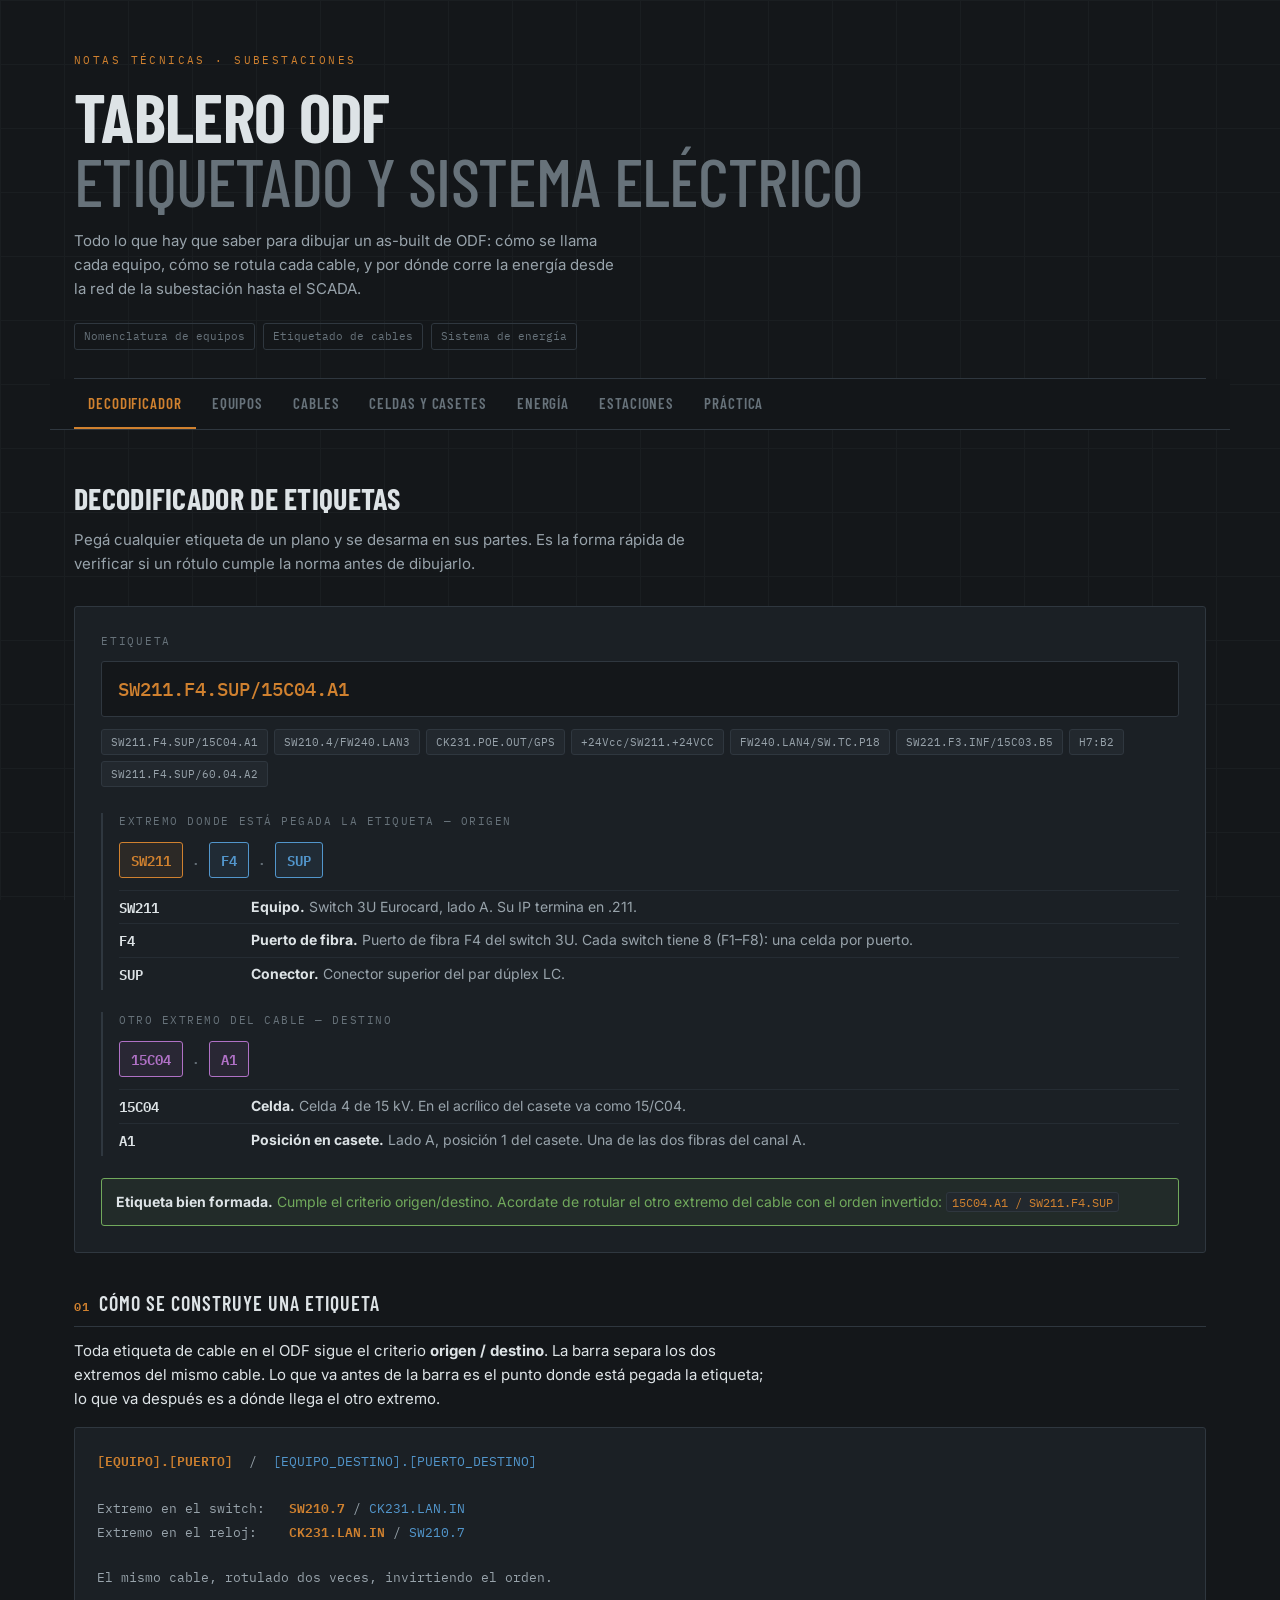
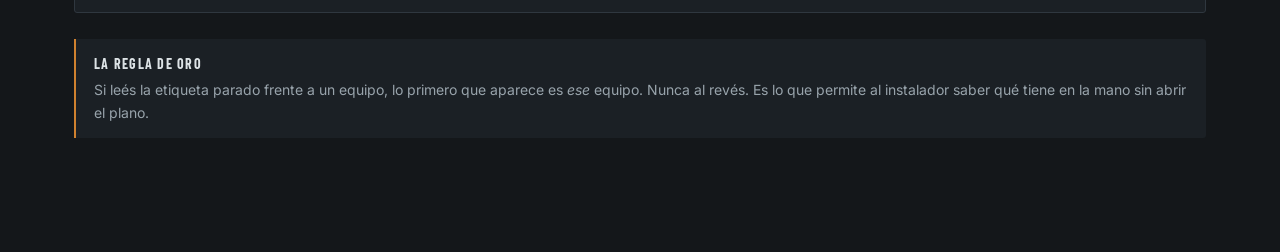
<file: index.html>
<!DOCTYPE html>
<html lang="es">
<head>
<meta charset="utf-8">
<meta name="viewport" content="width=device-width, initial-scale=1">
<meta name="description" content="Manual interactivo de diseño y etiquetado del Tablero ODF: nomenclatura de equipos, rotulado de cables y sistema de energía para subestaciones eléctricas.">
<title>ODF — Manual de diseño y etiquetado</title>
<link rel="preconnect" href="https://fonts.googleapis.com">
<link rel="preconnect" href="https://fonts.gstatic.com" crossorigin>
<link href="https://fonts.googleapis.com/css2?family=Barlow+Condensed:wght@500;600;700&family=IBM+Plex+Mono:wght@400;500;600&family=Inter:wght@400;500;600&display=swap" rel="stylesheet">
<link rel="stylesheet" href="style.css">
</head>
<body>
<div class="wrap">

<header>
  <div class="eyebrow">Notas técnicas · Subestaciones</div>
  <h1>Tablero ODF<br><span class="thin">Etiquetado y sistema eléctrico</span></h1>
  <p class="sub">Todo lo que hay que saber para dibujar un as-built de ODF: cómo se llama cada equipo, cómo se rotula cada cable, y por dónde corre la energía desde la red de la subestación hasta el SCADA.</p>
  <div class="meta">
    <span>Nomenclatura de equipos</span>
    <span>Etiquetado de cables</span>
    <span>Sistema de energía</span>
  </div>
</header>

<nav>
  <div class="navrow" id="nav"></div>
</nav>

<!-- ═══════════ DECODER ═══════════ -->
<section id="s-decoder" class="on">
  <h2>Decodificador de etiquetas</h2>
  <p class="lede">Pegá cualquier etiqueta de un plano y se desarma en sus partes. Es la forma rápida de verificar si un rótulo cumple la norma antes de dibujarlo.</p>

  <div class="decoder">
    <div class="dlabel">Etiqueta</div>
    <input id="dinput" spellcheck="false" autocomplete="off" value="SW211.F4.SUP/15C04.A1">
    <div class="samples" id="samples"></div>
    <div class="dout" id="dout"></div>
  </div>

  <h3><span class="n">01</span>Cómo se construye una etiqueta</h3>
  <p>Toda etiqueta de cable en el ODF sigue el criterio <b>origen / destino</b>. La barra separa los dos extremos del mismo cable. Lo que va antes de la barra es el punto donde está pegada la etiqueta; lo que va después es a dónde llega el otro extremo.</p>
  <pre class="flow"><b>[EQUIPO].[PUERTO]</b>  /  <i>[EQUIPO_DESTINO].[PUERTO_DESTINO]</i>

Extremo en el switch:   <b>SW210.7</b> / <i>CK231.LAN.IN</i>
Extremo en el reloj:    <b>CK231.LAN.IN</b> / <i>SW210.7</i>

El mismo cable, rotulado dos veces, invirtiendo el orden.</pre>
  <div class="note">
    <b>La regla de oro</b>
    Si leés la etiqueta parado frente a un equipo, lo primero que aparece es <em>ese</em> equipo. Nunca al revés. Es lo que permite al instalador saber qué tiene en la mano sin abrir el plano.
  </div>
</section>

<!-- ═══════════ EQUIPOS ═══════════ -->
<section id="s-equipos">
  <h2>Equipos</h2>
  <p class="lede">Cinco tipos de equipo activo viven dentro del ODF. Cada uno tiene un nombre fijo por norma: prefijo, número, y el código de estación.</p>

  <pre class="flow"><b>[TIPO][NÚMERO]</b>Es<i>[ESTACIÓN]</i>

<b>SW211</b>Es<i>xxxx</i>   →  Switch 3U con IP terminada en .211
<b>FW240</b>Es<i>xxxx</i>   →  Firewall de la estación
<b>CK231</b>Es<i>32</i>     →  Reloj GPS de la estación 32</pre>

  <div class="cards" id="eqcards"></div>

  <h3><span class="n">02</span>Por qué los switches 3U tienen esos números</h3>
  <p>El número del switch <b>no es arbitrario</b>: es el último octeto de su dirección IP en la red de la subestación. Por eso <code>SW211</code> tiene IP <code>x.x.x.211</code>. Y por eso el rango dice de qué lado del bastidor está.</p>
  <table>
    <thead><tr><th class="mono">Rango IP</th><th>Lado</th><th>Ejemplos reales en los proyectos</th></tr></thead>
    <tbody>
      <tr><td class="mono">.211 – .219</td><td>Lado A</td><td class="dim">SW211, SW212, SW214, SW219</td></tr>
      <tr><td class="mono">.221 – .230</td><td>Lado B</td><td class="dim">SW221, SW223, SW229, SW230</td></tr>
    </tbody>
  </table>
  <p>Un bastidor típico de un solo piso trae <code>SW211</code> (lado A, izquierda en vista frontal) y <code>SW221</code> (lado B, derecha). Vistos desde atrás izquierda y derecha se invierten.</p>

  <div class="note alert">
    <b>Errata frecuente en la documentación</b>
    Algunas especificaciones dan como ejemplo del Switch Central <code>SW240Esxxxx</code>, pero el formato base correcto es <code>SW210Esxxxx</code>. En los planos reales el Switch Central siempre aparece como <b>SW210</b>. El 240 corresponde al Firewall, no al switch central.
  </div>
</section>

<!-- ═══════════ CABLES ═══════════ -->
<section id="s-cables">
  <h2>Cables y patchcords</h2>
  <p class="lede">Tres familias de cable, tres reglas de rotulado. Todas comparten el mismo criterio origen/destino.</p>

  <h3><span class="n">03</span>Cables de alimentación</h3>
  <p>Llevan energía del distribuidor al equipo. Se rotulan en <b>ambos extremos</b> con el nombre del equipo y la tensión, separados por punto.</p>
  <table>
    <thead><tr><th class="mono">Extremo en el equipo</th><th class="mono">Extremo en el distribuidor</th><th>Qué alimenta</th></tr></thead>
    <tbody>
      <tr><td class="mono">FW240.+12VCC</td><td class="mono b">+12Vcc/FW240.+12VCC</td><td class="dim">Positivo del firewall</td></tr>
      <tr><td class="mono">FW240.-12VCC</td><td class="mono b">-12Vcc/FW240.-12VCC</td><td class="dim">Negativo del firewall</td></tr>
      <tr><td class="mono g">FW240.GND</td><td class="mono g">GND/FW240.GND</td><td class="dim">Tierra del firewall</td></tr>
      <tr><td class="mono">SW211.+24VCC</td><td class="mono b">+24Vcc/SW211.+24VCC</td><td class="dim">Positivo del switch 3U</td></tr>
      <tr><td class="mono">SW211.-24VCC</td><td class="mono b">-24Vcc/SW211.-24VCC</td><td class="dim">Negativo del switch 3U</td></tr>
      <tr><td class="mono g">SW211.GND</td><td class="mono g">GND/SW211.GND</td><td class="dim">Tierra del switch 3U</td></tr>
    </tbody>
  </table>
  <div class="note">
    <b>Único equipo a 12 V</b>
    El firewall FortiGate Rugged 30D corre a 12 Vcc. Todo lo demás — SW210, los switches 3U, el reloj — va a 24 Vcc. Es el error más fácil de cometer al copiar un plano de otra estación.
  </div>

  <h3><span class="n">04</span>Patchcords UTP (cobre, entre equipos activos)</h3>
  <p>Indican <b>equipo y puerto</b> en cada punta.</p>
  <pre class="flow">Extremo en el Switch Central:  <b>SW210.1X</b> / <i>FW240.P5</i>
Extremo en el Firewall:        <b>FW240.P5</b> / <i>SW210.1X</i></pre>
  <table>
    <thead><tr><th class="mono">Etiqueta en planos</th><th>Qué une</th></tr></thead>
    <tbody>
      <tr><td class="mono">SW210.4 / FW240.LAN3</td><td class="dim">Puerto 4 del switch central → LAN3 del firewall (red interna del ODF)</td></tr>
      <tr><td class="mono">SW210.7 / CK231.LAN.IN</td><td class="dim">Puerto 7 → entrada LAN del reloj GPS</td></tr>
      <tr><td class="mono">FW240.LAN4 / SW.TC.P18</td><td class="dim">LAN4 del firewall → puerto 18 del switch del Tablero TC (salida al SCADA)</td></tr>
      <tr><td class="mono">SW211.P1 / SW214.P2</td><td class="dim">Uplink entre dos switches 3U</td></tr>
      <tr><td class="mono">CK231.POE.OUT / GPS</td><td class="dim">Salida POE del reloj → antena GPS en el techo</td></tr>
    </tbody>
  </table>

  <h3><span class="n">05</span>Patchcords de fibra OM2 LC (casete ↔ switch 3U)</h3>
  <p>Mismo criterio, pero hay que agregar la <b>posición física</b> del conector para poder distinguir las dos fibras de cada canal.</p>
  <pre class="flow">Lado del casete:  <s>15C04.A1</s> / <b>SW211.F4.SUP</b>
Lado del switch:  <b>SW211.F4.SUP</b> / <s>15C04.A1</s>

En el switch:  <i>SUP</i> = conector superior   <i>INF</i> = conector inferior
En el casete:  <s>A1 A2</s> = lado A    <s>R3 R4</s> = reserva    <s>B5 B6</s> = lado B</pre>
  <table>
    <thead><tr><th class="mono">Posición</th><th>Dónde está</th><th>Uso</th></tr></thead>
    <tbody>
      <tr><td class="mono f">A1 / A2</td><td class="dim">Fila superior del casete, lado A</td><td class="dim">Par de fibras del canal A</td></tr>
      <tr><td class="mono">R3 / R4</td><td class="dim">Centro del casete</td><td class="dim">Reserva — no se conecta</td></tr>
      <tr><td class="mono f">B5 / B6</td><td class="dim">Fila inferior del casete, lado B</td><td class="dim">Par de fibras del canal B</td></tr>
      <tr><td class="mono b">SUP</td><td class="dim">Conector de arriba del puerto Fxx</td><td class="dim">Una fibra del par dúplex</td></tr>
      <tr><td class="mono b">INF</td><td class="dim">Conector de abajo del puerto Fxx</td><td class="dim">La otra fibra del par</td></tr>
    </tbody>
  </table>

  <h3><span class="n">06</span>Jumper de fibra</h3>
  <p>El jumper que va del casete a la celda lleva simplemente el <b>identificador de la celda</b>, igual que el acrílico del casete. Sin puertos ni lados — no hay ambigüedad posible porque une un solo casete con una sola celda.</p>
</section>

<!-- ═══════════ CELDAS ═══════════ -->
<section id="s-celdas">
  <h2>Celdas y casetes</h2>
  <p class="lede">Cada casete del ODF corresponde a una celda de media tensión del campo. Su identificador es tensión + número de celda.</p>

  <pre class="flow">Acrílico físico del casete:   <s>30/C01</s>     ← con barra
Etiqueta en patchcord:        <s>30C01</s>.A1   ← sin barra

<s>30/C01</s>  →  Celda 01 de 30 kV
<s>15/C04</s>  →  Celda 04 de 15 kV
<s>10/C04</s>  →  Celda 04 de 10 kV</pre>

  <div class="note alert">
    <b>Conflicto abierto — consultar con Agustin</b>
    Algunos planos nombran los cables de fibra como <code>15.04</code>, con punto. La norma de etiquetado dice que el casete se etiqueta <code>15/C04</code> y el patchcord <code>15C04</code>. Las dos formas conviven en distintos sets de planos. Antes de rehacer una hoja de bastidor conviene confirmar cuál rige en ese proyecto puntual.
  </div>

  <h3><span class="n">07</span>Cómo cablea un casete a un switch</h3>
  <p>Un casete agrupa varias celdas. Cada celda usa un puerto <code>Fxx</code> del switch 3U, y cada puerto son dos fibras: SUP e INF.</p>
  <table>
    <thead><tr><th class="mono">Etiqueta completa</th><th>Lectura</th></tr></thead>
    <tbody>
      <tr><td class="mono f">15C04.A1 / SW211.F4.INF</td><td class="dim">Primera fibra de la celda 15.04, lado A posición 1 → puerto F4 inferior del SW211</td></tr>
      <tr><td class="mono f">15C04.A2 / SW211.F4.SUP</td><td class="dim">Segunda fibra de la misma celda → puerto F4 superior del mismo switch</td></tr>
      <tr><td class="mono f">15C03.B5 / SW221.F3.INF</td><td class="dim">Celda 15.03 lado B → puerto F3 inferior del SW221 (el switch del lado B)</td></tr>
      <tr><td class="mono f">15C03.B6 / SW221.F3.SUP</td><td class="dim">Segunda fibra del mismo canal B</td></tr>
    </tbody>
  </table>
  <p>Los switches 3U tienen <b>8 puertos de fibra</b> (F1 a F8), o sea 8 celdas por switch. Si la estación tiene más celdas, se agrega otro switch 3U y se le da la IP siguiente.</p>
</section>

<!-- ═══════════ ENERGÍA ═══════════ -->
<section id="s-energia">
  <h2>Sistema de energía</h2>
  <p class="lede">Desde la red de la subestación hasta los bornes de cada equipo. Dos sistemas en paralelo: alterna para alimentar los conversores, continua para alimentar todo lo demás.</p>

  <pre class="flow"><i>RED DE LA SUBESTACIÓN</i>  220 Vac  /  110 Vdc
       │
       ▼
<i>PANEL SS.AA.AC  ·  SS.AA.CC</i>          externos al ODF
       │
       ▼
<b>BREAKER Q220</b>  40A                    protege la alterna del tablero
       │
       ▼
<b>CONVERSOR C24</b>  110/24V               ← acá nace la corriente continua
       │
       ▼
<b>BREAKER Q24</b>  10A                     protege el bus de continua
       │
       ▼
<u>BUS  +24VCC · -24VCC · GND</u>           bornera central del ODF
       │
       ├──▶ <b>SW210</b>   switch central, hub de toda la red
       ├──▶ <b>SW211</b>   switch 3U lado A  ──▶ <s>celdas por fibra</s>
       ├──▶ <b>SW221</b>   switch 3U lado B  ──▶ <s>celdas por fibra</s>
       ├──▶ <b>CK231</b>   reloj GPS         ──▶ antena en el techo (POE)
       └──▶ <b>FW240</b>   firewall  <i>(12 Vcc)</i> ──▶ Tablero TC ──▶ <i>SCADA</i></pre>

  <h3><span class="n">08</span>Buses del distribuidor</h3>
  <table>
    <thead><tr><th class="mono">Bus</th><th>Qué alimenta</th><th>Acrílico</th></tr></thead>
    <tbody>
      <tr><td class="mono">220VAC / 230Vac</td><td class="dim">Conversor C24 y el PDU</td><td class="mono">230Vac</td></tr>
      <tr><td class="mono">+24VCC</td><td class="dim">SW210, SW211, SW221, CK231 y todos los switches 3U</td><td class="mono">+24VCC</td></tr>
      <tr><td class="mono b">-24VCC</td><td class="dim">Retorno de todos los equipos a 24 V</td><td class="mono">- 24VCC</td></tr>
      <tr><td class="mono">+12VCC</td><td class="dim">Solo el firewall FW240</td><td class="mono">+12VCC</td></tr>
      <tr><td class="mono b">-12VCC</td><td class="dim">Retorno del firewall</td><td class="mono">- 12VCC</td></tr>
      <tr><td class="mono g">GND</td><td class="dim">Tierra de todos los equipos</td><td class="mono">GND</td></tr>
    </tbody>
  </table>

  <h3><span class="n">09</span>Protecciones</h3>
  <table>
    <thead><tr><th class="mono">Breaker</th><th>Protege</th><th>Aparece en</th></tr></thead>
    <tbody>
      <tr><td class="mono">Q220</td><td class="dim">Entrada de alterna 220 Vac al tablero — 40 A</td><td class="dim">Hoja de auxiliares</td></tr>
      <tr><td class="mono">Q24</td><td class="dim">Bus de continua 24 Vcc — 10 A</td><td class="dim">Hoja de cableado</td></tr>
      <tr><td class="mono">QA24</td><td class="dim">Entrada del conversor A</td><td class="dim">Bifilar CC</td></tr>
      <tr><td class="mono">QB24</td><td class="dim">Entrada del conversor B (solo si hay redundancia)</td><td class="dim">Bifilar CC — configuración redundante</td></tr>
    </tbody>
  </table>

  <h3><span class="n">10</span>La señal TL.CC.ALO</h3>
  <p>No es fibra ni Ethernet: es un circuito de <b>telealimentación de corriente continua</b> que sale del ODF hacia el campo.</p>
  <pre class="flow"><b>TL</b>   Telealimentación
<b>CC</b>   Corriente Continua
<b>ALO</b>  nombre del circuito de alimentación local
<b>FA24</b> Feed A, 24 Vcc
<b>FB24</b> Feed B, 24 Vcc — solo donde hay conversor redundante</pre>
  <p>Es fácil que estos cables terminen con una referencia cruzada rota (por ejemplo <code>H7:B2</code>) cuando se adapta un plano maestro más grande a un set más chico: la hoja referenciada puede no existir o no contener ese circuito en el set nuevo. Hay que verificarlo siempre.</p>
</section>

<!-- ═══════════ ESTACIONES ═══════════ -->
<section id="s-estaciones">
  <h2>Configuraciones típicas</h2>
  <p class="lede">Un mismo diseño de ODF se adapta a estaciones distintas. Conocer qué suele variar evita arrastrar errores al reutilizar un plano de otra estación como base.</p>

  <table>
    <thead><tr><th>Característica</th><th class="mono">Configuración simple</th><th class="mono">Configuración redundante</th></tr></thead>
    <tbody>
      <tr><td class="dim">Tensión de campo</td><td class="mono">una sola (p. ej. 10 kV)</td><td class="mono">puede combinar niveles (p. ej. 15 kV)</td></tr>
      <tr><td class="dim">Conversores CC</td><td class="mono">1 × C24</td><td class="mono">2 × C24A + C24B</td></tr>
      <tr><td class="dim">Breakers CC</td><td class="mono">QA24</td><td class="mono">QA24 + QB24</td></tr>
      <tr><td class="dim">Switches 3U</td><td class="mono">2 (uno por lado)</td><td class="mono">varios pares, según cantidad de celdas</td></tr>
      <tr><td class="dim">Bastidores</td><td class="mono">1 (ODF de pared)</td><td class="mono">varios (ODF de piso)</td></tr>
      <tr><td class="dim">Telealimentación</td><td class="mono">FA24</td><td class="mono">FA24 + FB24</td></tr>
    </tbody>
  </table>

  <div class="note">
    <b>De dónde vienen los errores</b>
    Cuando se adapta un plano maestro más grande y redundante a una estación más chica y simple, suelen sobrar hojas, sobrar conversores y sobrar referencias cruzadas que apuntan a hojas que ya no están en el set nuevo. Conviene barrer todo eso antes de dar el plano por terminado.
  </div>

  <h3><span class="n">11</span>ODF de piso vs ODF de pared</h3>
  <p>En el <b>ODF de piso</b> los bastidores van apilados en pisos horizontales. En el <b>ODF de pared</b> —un gabinete típico de 600×300×1400— los bastidores van en vertical. La diferencia importa porque cambia cómo se dibujan las vistas frontal y posterior.</p>
  <p>Un ODF de pared con un <b>único bastidor</b> suele traer un solo par de switches (211 y 221). Visto de atrás la disposición se espeja: el que estaba a la derecha en vista frontal pasa a la izquierda.</p>
</section>

<!-- ═══════════ QUIZ ═══════════ -->
<section id="s-quiz">
  <h2>Práctica</h2>
  <p class="lede">Doce preguntas sobre lo que más se equivoca al dibujar estos planos. Sin trampa: si fallás, te dice por qué.</p>

  <div class="quizbar">
    <span>Progreso <strong id="qprog">0 / 12</strong></span>
    <span>Correctas <strong id="qscore">0</strong></span>
  </div>
  <div id="qzone"></div>
</section>

</div>

<script src="script.js" defer></script>
</body>
</html>
</file>
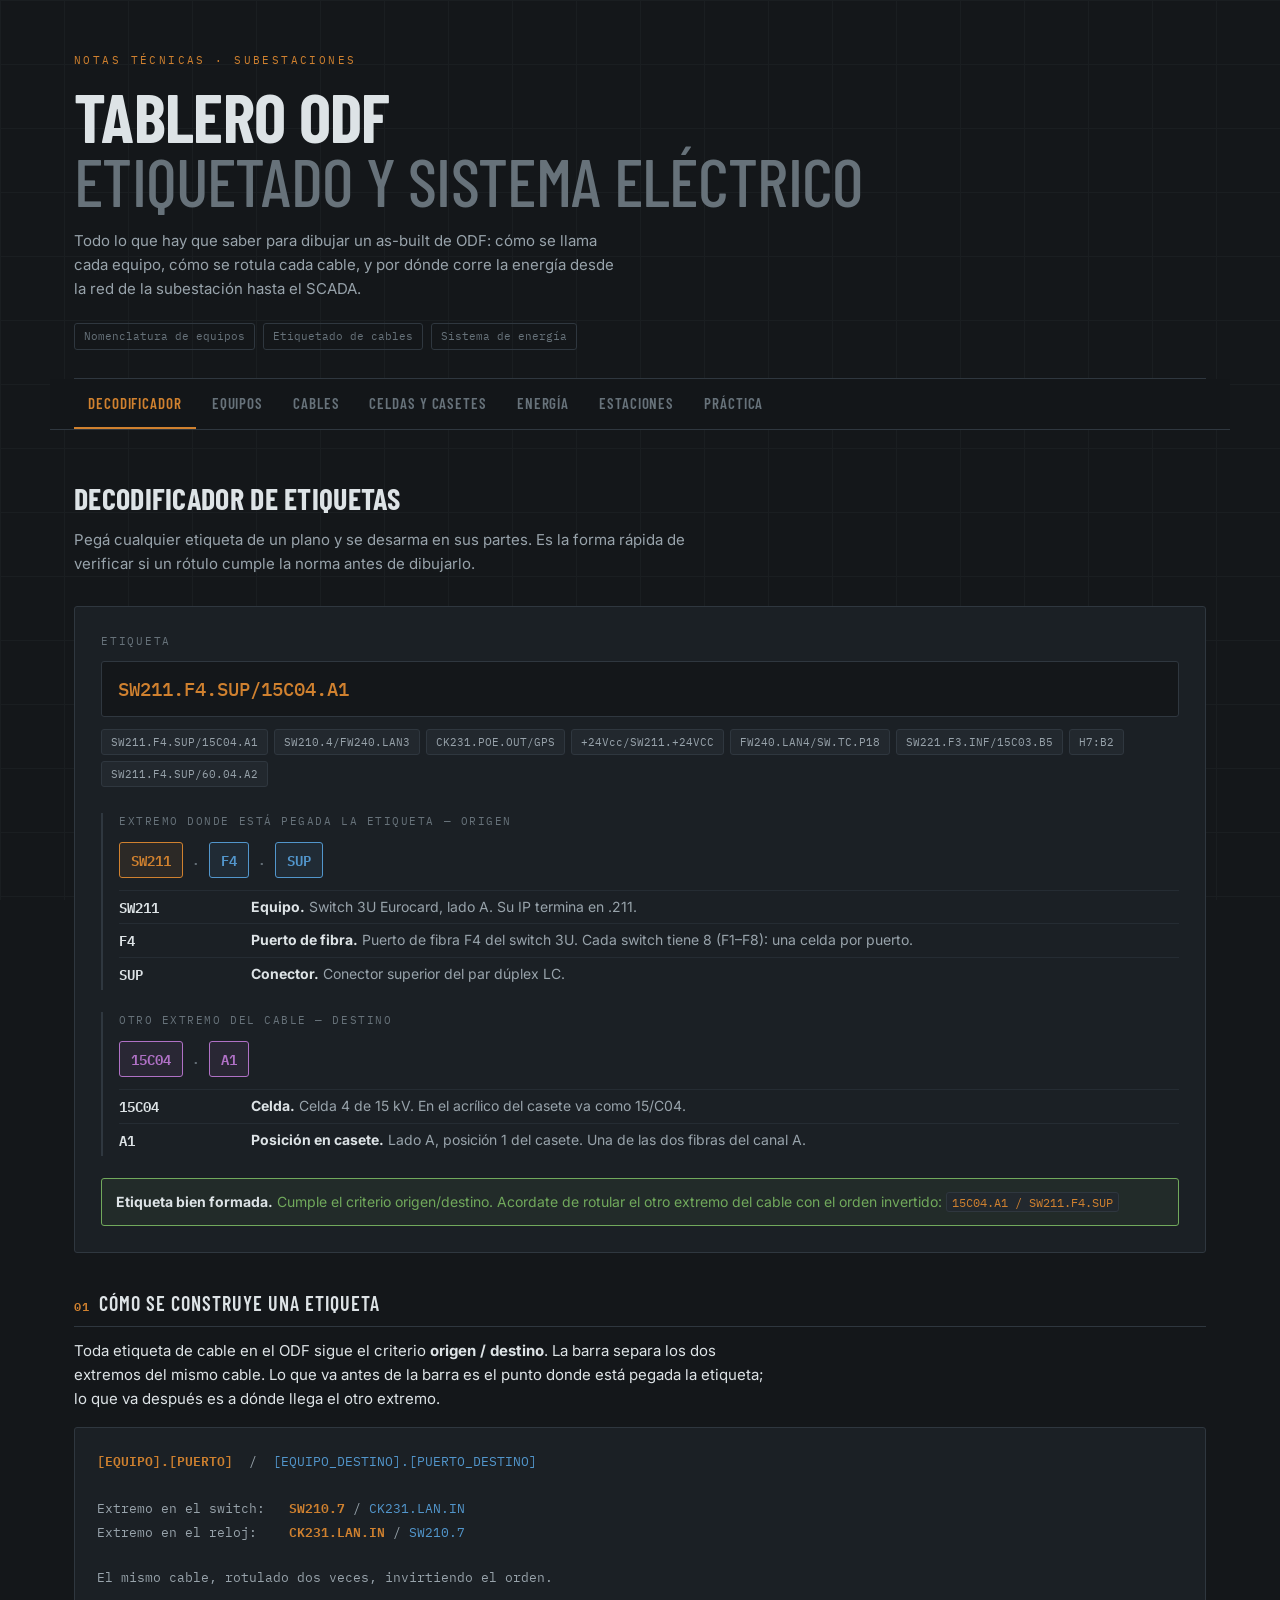
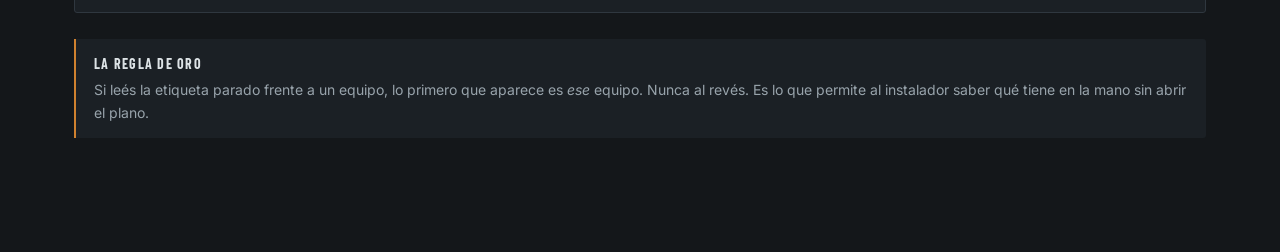
<file: ODF_Manual_Interactivo.html>
<!DOCTYPE html>
<html lang="es">
<head>
<meta charset="utf-8">
<meta name="viewport" content="width=device-width, initial-scale=1">
<title>ODF — Manual de diseño y etiquetado</title>
<link rel="preconnect" href="https://fonts.googleapis.com">
<link rel="preconnect" href="https://fonts.gstatic.com" crossorigin>
<link href="https://fonts.googleapis.com/css2?family=Barlow+Condensed:wght@500;600;700&family=IBM+Plex+Mono:wght@400;500;600&family=Inter:wght@400;500;600&display=swap" rel="stylesheet">
<style>
:root{
  --ground:#14171a;
  --panel:#1b2025;
  --panel-2:#22282e;
  --line:#2f373f;
  --line-soft:#252c33;
  --ink:#dde3e6;
  --ink-dim:#98a3ab;
  --ink-faint:#67727a;
  --copper:#d0812f;      /* +  / fase / equipos */
  --signal:#5296cc;      /* -  / datos / puertos */
  --earth:#71a95c;       /* GND / tierra */
  --fiber:#b071c6;       /* fibra / celdas */
  --warn:#d4574a;
  --radius:3px;
}
*{box-sizing:border-box;margin:0;padding:0}
html{scroll-behavior:smooth}
body{
  background:var(--ground);
  color:var(--ink);
  font-family:'Inter',system-ui,sans-serif;
  font-size:15px;
  line-height:1.6;
  -webkit-font-smoothing:antialiased;
}
/* faint drafting grid, like the sheet itself */
body::before{
  content:"";position:fixed;inset:0;pointer-events:none;z-index:0;
  background-image:
    linear-gradient(var(--line-soft) 1px,transparent 1px),
    linear-gradient(90deg,var(--line-soft) 1px,transparent 1px);
  background-size:64px 64px;
  opacity:.35;
}
.wrap{position:relative;z-index:1;max-width:1180px;margin:0 auto;padding:0 24px 96px}

/* ── header ─────────────────────────────── */
header{padding:52px 0 28px;border-bottom:1px solid var(--line)}
.eyebrow{
  font-family:'IBM Plex Mono',monospace;font-size:11px;letter-spacing:.22em;
  text-transform:uppercase;color:var(--copper);margin-bottom:14px;
}
h1{
  font-family:'Barlow Condensed',sans-serif;font-weight:700;
  font-size:clamp(38px,6vw,68px);line-height:.95;letter-spacing:-.01em;
  text-transform:uppercase;
}
h1 .thin{color:var(--ink-faint);font-weight:500}
.sub{color:var(--ink-dim);margin-top:16px;max-width:60ch;font-size:15px}
.meta{
  display:flex;flex-wrap:wrap;gap:8px;margin-top:22px;
  font-family:'IBM Plex Mono',monospace;font-size:11px;
}
.meta span{
  border:1px solid var(--line);padding:4px 9px;border-radius:var(--radius);
  color:var(--ink-faint);
}

/* ── nav ────────────────────────────────── */
nav{
  position:sticky;top:0;z-index:20;background:rgba(20,23,26,.94);
  backdrop-filter:blur(8px);border-bottom:1px solid var(--line);
  margin:0 -24px;padding:0 24px;
}
.navrow{display:flex;gap:2px;overflow-x:auto;max-width:1180px;margin:0 auto;scrollbar-width:thin}
.navrow button{
  background:none;border:none;border-bottom:2px solid transparent;
  color:var(--ink-faint);cursor:pointer;white-space:nowrap;
  font-family:'Barlow Condensed',sans-serif;font-weight:600;
  font-size:15px;letter-spacing:.06em;text-transform:uppercase;
  padding:15px 14px;transition:color .15s,border-color .15s;
}
.navrow button:hover{color:var(--ink)}
.navrow button.on{color:var(--copper);border-bottom-color:var(--copper)}
.navrow button:focus-visible{outline:2px solid var(--signal);outline-offset:-2px}

section{display:none;padding-top:44px}
section.on{display:block;animation:fade .28s ease}
@keyframes fade{from{opacity:0;transform:translateY(6px)}to{opacity:1;transform:none}}

h2{
  font-family:'Barlow Condensed',sans-serif;font-weight:700;
  font-size:30px;text-transform:uppercase;letter-spacing:.01em;margin-bottom:6px;
}
.lede{color:var(--ink-dim);max-width:70ch;margin-bottom:30px}
h3{
  font-family:'Barlow Condensed',sans-serif;font-weight:600;font-size:20px;
  text-transform:uppercase;letter-spacing:.05em;
  margin:34px 0 12px;padding-bottom:7px;border-bottom:1px solid var(--line);
}
h3 .n{color:var(--copper);font-family:'IBM Plex Mono',monospace;font-size:12px;margin-right:9px}
p{margin-bottom:12px;max-width:78ch}
code{
  font-family:'IBM Plex Mono',monospace;font-size:.88em;
  background:var(--panel-2);border:1px solid var(--line);
  padding:1px 5px;border-radius:var(--radius);color:var(--copper);
}

/* ── decoder (signature) ────────────────── */
.decoder{
  background:var(--panel);border:1px solid var(--line);border-radius:var(--radius);
  padding:26px;margin-bottom:26px;
}
.dlabel{
  font-family:'IBM Plex Mono',monospace;font-size:11px;letter-spacing:.16em;
  text-transform:uppercase;color:var(--ink-faint);margin-bottom:10px;
}
#dinput{
  width:100%;background:var(--ground);border:1px solid var(--line);
  border-radius:var(--radius);color:var(--copper);
  font-family:'IBM Plex Mono',monospace;font-size:19px;font-weight:500;
  padding:15px 16px;
}
#dinput:focus{outline:none;border-color:var(--copper)}
.samples{display:flex;flex-wrap:wrap;gap:6px;margin-top:12px}
.samples button{
  background:var(--panel-2);border:1px solid var(--line);border-radius:var(--radius);
  color:var(--ink-dim);cursor:pointer;
  font-family:'IBM Plex Mono',monospace;font-size:11px;padding:5px 9px;
}
.samples button:hover{border-color:var(--copper);color:var(--ink)}

.dout{margin-top:26px}
.endpoint{
  border-left:2px solid var(--line);padding-left:16px;margin-bottom:22px;
}
.ep-head{
  font-family:'IBM Plex Mono',monospace;font-size:11px;letter-spacing:.14em;
  text-transform:uppercase;color:var(--ink-faint);margin-bottom:11px;
}
.chips{display:flex;flex-wrap:wrap;gap:8px;margin-bottom:12px;align-items:center}
.chip{
  font-family:'IBM Plex Mono',monospace;font-size:14px;font-weight:600;
  padding:6px 11px;border-radius:var(--radius);border:1px solid;
}
.sep{color:var(--ink-faint);font-family:'IBM Plex Mono',monospace;font-size:16px}
.c-eq{color:var(--copper);border-color:var(--copper);background:rgba(208,129,47,.09)}
.c-port{color:var(--signal);border-color:var(--signal);background:rgba(82,150,204,.09)}
.c-pos{color:var(--fiber);border-color:var(--fiber);background:rgba(176,113,198,.09)}
.c-cell{color:var(--fiber);border-color:var(--fiber);background:rgba(176,113,198,.09)}
.c-pwr{color:var(--earth);border-color:var(--earth);background:rgba(113,169,92,.09)}
.c-ref{color:var(--warn);border-color:var(--warn);background:rgba(212,87,74,.09)}
.c-unk{color:var(--ink-faint);border-color:var(--line);background:var(--panel-2)}
.legend{list-style:none;font-size:14px}
.legend li{display:flex;gap:12px;padding:5px 0;border-top:1px solid var(--line-soft)}
.legend .k{
  font-family:'IBM Plex Mono',monospace;font-weight:600;min-width:120px;flex-shrink:0;
}
.legend .v{color:var(--ink-dim)}
.verdict{
  margin-top:16px;padding:12px 14px;border-radius:var(--radius);
  font-size:14px;border:1px solid;
}
.v-ok{border-color:var(--earth);background:rgba(113,169,92,.08);color:var(--earth)}
.v-bad{border-color:var(--warn);background:rgba(212,87,74,.08);color:var(--warn)}
.v-ok b,.v-bad b{color:var(--ink)}

/* ── tables ─────────────────────────────── */
table{width:100%;border-collapse:collapse;margin:14px 0 26px;font-size:14px}
th{
  font-family:'Barlow Condensed',sans-serif;font-weight:600;font-size:13px;
  letter-spacing:.1em;text-transform:uppercase;color:var(--ink-faint);
  text-align:left;padding:9px 12px;border-bottom:1px solid var(--line);
}
td{padding:10px 12px;border-bottom:1px solid var(--line-soft);vertical-align:top}
tbody tr:hover{background:var(--panel)}
td.mono,th.mono{font-family:'IBM Plex Mono',monospace;font-size:13px;font-weight:500;color:var(--copper);white-space:nowrap}
td.mono.b{color:var(--signal)}
td.mono.g{color:var(--earth)}
td.mono.f{color:var(--fiber)}
td.dim{color:var(--ink-dim)}

/* ── callouts ───────────────────────────── */
.note{
  border-left:2px solid var(--copper);background:var(--panel);
  padding:14px 18px;margin:18px 0;font-size:14px;color:var(--ink-dim);
  border-radius:0 var(--radius) var(--radius) 0;
}
.note b{color:var(--ink);display:block;margin-bottom:4px;
  font-family:'Barlow Condensed',sans-serif;font-size:14px;
  letter-spacing:.09em;text-transform:uppercase}
.alert{border-left-color:var(--warn)}
.alert b{color:var(--warn)}

/* ── ascii diagram ──────────────────────── */
pre.flow{
  background:var(--panel);border:1px solid var(--line);border-radius:var(--radius);
  padding:22px;overflow-x:auto;
  font-family:'IBM Plex Mono',monospace;font-size:13px;line-height:1.75;
  color:var(--ink-dim);margin:16px 0 26px;
}
pre.flow b{color:var(--copper);font-weight:600}
pre.flow i{color:var(--signal);font-style:normal}
pre.flow u{color:var(--earth);text-decoration:none}
pre.flow s{color:var(--fiber);text-decoration:none}

/* ── quiz ───────────────────────────────── */
.quizbar{
  display:flex;justify-content:space-between;align-items:center;
  border:1px solid var(--line);border-radius:var(--radius);
  padding:12px 16px;margin-bottom:20px;
  font-family:'IBM Plex Mono',monospace;font-size:12px;color:var(--ink-faint);
}
.quizbar strong{color:var(--copper);font-weight:600}
.qcard{
  background:var(--panel);border:1px solid var(--line);border-radius:var(--radius);
  padding:28px;
}
.qnum{
  font-family:'IBM Plex Mono',monospace;font-size:11px;letter-spacing:.16em;
  color:var(--ink-faint);text-transform:uppercase;margin-bottom:14px;
}
.qtext{
  font-family:'Barlow Condensed',sans-serif;font-weight:600;font-size:24px;
  line-height:1.25;margin-bottom:20px;
}
.qtext code{font-size:19px}
.opts{display:grid;gap:8px}
.opt{
  text-align:left;background:var(--panel-2);border:1px solid var(--line);
  border-radius:var(--radius);color:var(--ink);cursor:pointer;
  padding:12px 14px;font-family:'Inter',sans-serif;font-size:14px;
  transition:border-color .12s,background .12s;
}
.opt:hover:not(:disabled){border-color:var(--copper)}
.opt:disabled{cursor:default}
.opt.right{border-color:var(--earth);background:rgba(113,169,92,.12);color:var(--earth)}
.opt.wrong{border-color:var(--warn);background:rgba(212,87,74,.12);color:var(--warn)}
.why{
  margin-top:18px;padding-top:16px;border-top:1px solid var(--line);
  font-size:14px;color:var(--ink-dim);
}
.btn{
  margin-top:18px;background:var(--copper);border:none;border-radius:var(--radius);
  color:#14171a;cursor:pointer;
  font-family:'Barlow Condensed',sans-serif;font-weight:700;font-size:15px;
  letter-spacing:.08em;text-transform:uppercase;padding:11px 22px;
}
.btn:hover{filter:brightness(1.12)}
.btn.ghost{background:none;border:1px solid var(--line);color:var(--ink-dim)}
.btn.ghost:hover{border-color:var(--copper);color:var(--ink);filter:none}

/* ── grid cards ─────────────────────────── */
.cards{display:grid;grid-template-columns:repeat(auto-fit,minmax(230px,1fr));gap:12px;margin:16px 0 26px}
.card{
  background:var(--panel);border:1px solid var(--line);border-radius:var(--radius);padding:16px;
}
.card .tag{
  font-family:'IBM Plex Mono',monospace;font-size:16px;font-weight:600;
  color:var(--copper);margin-bottom:6px;
}
.card .role{
  font-family:'Barlow Condensed',sans-serif;font-size:14px;letter-spacing:.08em;
  text-transform:uppercase;color:var(--ink);margin-bottom:8px;
}
.card .d{font-size:13px;color:var(--ink-dim);line-height:1.55}
.card .v{
  margin-top:10px;padding-top:9px;border-top:1px solid var(--line-soft);
  font-family:'IBM Plex Mono',monospace;font-size:11px;color:var(--ink-faint);
}
@media(max-width:640px){
  .wrap{padding:0 16px 64px}
  nav{margin:0 -16px;padding:0 16px}
  .decoder,.qcard{padding:18px}
  table{font-size:13px}
  th,td{padding:8px}
}
@media(prefers-reduced-motion:reduce){
  *{animation:none!important;transition:none!important}
  html{scroll-behavior:auto}
}
</style>
</head>
<body>
<div class="wrap">

<header>
  <div class="eyebrow">Notas técnicas · Subestaciones</div>
  <h1>Tablero ODF<br><span class="thin">Etiquetado y sistema eléctrico</span></h1>
  <p class="sub">Todo lo que hay que saber para dibujar un as-built de ODF: cómo se llama cada equipo, cómo se rotula cada cable, y por dónde corre la energía desde la red de la subestación hasta el SCADA.</p>
  <div class="meta">
    <span>Nomenclatura de equipos</span>
    <span>Etiquetado de cables</span>
    <span>Sistema de energía</span>
  </div>
</header>

<nav>
  <div class="navrow" id="nav"></div>
</nav>

<!-- ═══════════ DECODER ═══════════ -->
<section id="s-decoder" class="on">
  <h2>Decodificador de etiquetas</h2>
  <p class="lede">Pegá cualquier etiqueta de un plano y se desarma en sus partes. Es la forma rápida de verificar si un rótulo cumple la norma antes de dibujarlo.</p>

  <div class="decoder">
    <div class="dlabel">Etiqueta</div>
    <input id="dinput" spellcheck="false" autocomplete="off" value="SW211.F4.SUP/15C04.A1">
    <div class="samples" id="samples"></div>
    <div class="dout" id="dout"></div>
  </div>

  <h3><span class="n">01</span>Cómo se construye una etiqueta</h3>
  <p>Toda etiqueta de cable en el ODF sigue el criterio <b>origen / destino</b>. La barra separa los dos extremos del mismo cable. Lo que va antes de la barra es el punto donde está pegada la etiqueta; lo que va después es a dónde llega el otro extremo.</p>
  <pre class="flow"><b>[EQUIPO].[PUERTO]</b>  /  <i>[EQUIPO_DESTINO].[PUERTO_DESTINO]</i>

Extremo en el switch:   <b>SW210.7</b> / <i>CK231.LAN.IN</i>
Extremo en el reloj:    <b>CK231.LAN.IN</b> / <i>SW210.7</i>

El mismo cable, rotulado dos veces, invirtiendo el orden.</pre>
  <div class="note">
    <b>La regla de oro</b>
    Si leés la etiqueta parado frente a un equipo, lo primero que aparece es <em>ese</em> equipo. Nunca al revés. Es lo que permite al instalador saber qué tiene en la mano sin abrir el plano.
  </div>
</section>

<!-- ═══════════ EQUIPOS ═══════════ -->
<section id="s-equipos">
  <h2>Equipos</h2>
  <p class="lede">Cinco tipos de equipo activo viven dentro del ODF. Cada uno tiene un nombre fijo por norma: prefijo, número, y el código de estación.</p>

  <pre class="flow"><b>[TIPO][NÚMERO]</b>Es<i>[ESTACIÓN]</i>

<b>SW211</b>Es<i>xxxx</i>   →  Switch 3U con IP terminada en .211
<b>FW240</b>Es<i>xxxx</i>   →  Firewall de la estación
<b>CK231</b>Es<i>32</i>     →  Reloj GPS de la estación 32</pre>

  <div class="cards" id="eqcards"></div>

  <h3><span class="n">02</span>Por qué los switches 3U tienen esos números</h3>
  <p>El número del switch <b>no es arbitrario</b>: es el último octeto de su dirección IP en la red de la subestación. Por eso <code>SW211</code> tiene IP <code>x.x.x.211</code>. Y por eso el rango dice de qué lado del bastidor está.</p>
  <table>
    <thead><tr><th class="mono">Rango IP</th><th>Lado</th><th>Ejemplos reales en los proyectos</th></tr></thead>
    <tbody>
      <tr><td class="mono">.211 – .219</td><td>Lado A</td><td class="dim">SW211, SW212, SW214, SW219</td></tr>
      <tr><td class="mono">.221 – .230</td><td>Lado B</td><td class="dim">SW221, SW223, SW229, SW230</td></tr>
    </tbody>
  </table>
  <p>Un bastidor típico de un solo piso trae <code>SW211</code> (lado A, izquierda en vista frontal) y <code>SW221</code> (lado B, derecha). Vistos desde atrás izquierda y derecha se invierten.</p>

  <div class="note alert">
    <b>Errata frecuente en la documentación</b>
    Algunas especificaciones dan como ejemplo del Switch Central <code>SW240Esxxxx</code>, pero el formato base correcto es <code>SW210Esxxxx</code>. En los planos reales el Switch Central siempre aparece como <b>SW210</b>. El 240 corresponde al Firewall, no al switch central.
  </div>
</section>

<!-- ═══════════ CABLES ═══════════ -->
<section id="s-cables">
  <h2>Cables y patchcords</h2>
  <p class="lede">Tres familias de cable, tres reglas de rotulado. Todas comparten el mismo criterio origen/destino.</p>

  <h3><span class="n">03</span>Cables de alimentación</h3>
  <p>Llevan energía del distribuidor al equipo. Se rotulan en <b>ambos extremos</b> con el nombre del equipo y la tensión, separados por punto.</p>
  <table>
    <thead><tr><th class="mono">Extremo en el equipo</th><th class="mono">Extremo en el distribuidor</th><th>Qué alimenta</th></tr></thead>
    <tbody>
      <tr><td class="mono">FW240.+12VCC</td><td class="mono b">+12Vcc/FW240.+12VCC</td><td class="dim">Positivo del firewall</td></tr>
      <tr><td class="mono">FW240.-12VCC</td><td class="mono b">-12Vcc/FW240.-12VCC</td><td class="dim">Negativo del firewall</td></tr>
      <tr><td class="mono g">FW240.GND</td><td class="mono g">GND/FW240.GND</td><td class="dim">Tierra del firewall</td></tr>
      <tr><td class="mono">SW211.+24VCC</td><td class="mono b">+24Vcc/SW211.+24VCC</td><td class="dim">Positivo del switch 3U</td></tr>
      <tr><td class="mono">SW211.-24VCC</td><td class="mono b">-24Vcc/SW211.-24VCC</td><td class="dim">Negativo del switch 3U</td></tr>
      <tr><td class="mono g">SW211.GND</td><td class="mono g">GND/SW211.GND</td><td class="dim">Tierra del switch 3U</td></tr>
    </tbody>
  </table>
  <div class="note">
    <b>Único equipo a 12 V</b>
    El firewall FortiGate Rugged 30D corre a 12 Vcc. Todo lo demás — SW210, los switches 3U, el reloj — va a 24 Vcc. Es el error más fácil de cometer al copiar un plano de otra estación.
  </div>

  <h3><span class="n">04</span>Patchcords UTP (cobre, entre equipos activos)</h3>
  <p>Indican <b>equipo y puerto</b> en cada punta.</p>
  <pre class="flow">Extremo en el Switch Central:  <b>SW210.1X</b> / <i>FW240.P5</i>
Extremo en el Firewall:        <b>FW240.P5</b> / <i>SW210.1X</i></pre>
  <table>
    <thead><tr><th class="mono">Etiqueta en planos</th><th>Qué une</th></tr></thead>
    <tbody>
      <tr><td class="mono">SW210.4 / FW240.LAN3</td><td class="dim">Puerto 4 del switch central → LAN3 del firewall (red interna del ODF)</td></tr>
      <tr><td class="mono">SW210.7 / CK231.LAN.IN</td><td class="dim">Puerto 7 → entrada LAN del reloj GPS</td></tr>
      <tr><td class="mono">FW240.LAN4 / SW.TC.P18</td><td class="dim">LAN4 del firewall → puerto 18 del switch del Tablero TC (salida al SCADA)</td></tr>
      <tr><td class="mono">SW211.P1 / SW214.P2</td><td class="dim">Uplink entre dos switches 3U</td></tr>
      <tr><td class="mono">CK231.POE.OUT / GPS</td><td class="dim">Salida POE del reloj → antena GPS en el techo</td></tr>
    </tbody>
  </table>

  <h3><span class="n">05</span>Patchcords de fibra OM2 LC (casete ↔ switch 3U)</h3>
  <p>Mismo criterio, pero hay que agregar la <b>posición física</b> del conector para poder distinguir las dos fibras de cada canal.</p>
  <pre class="flow">Lado del casete:  <s>15C04.A1</s> / <b>SW211.F4.SUP</b>
Lado del switch:  <b>SW211.F4.SUP</b> / <s>15C04.A1</s>

En el switch:  <i>SUP</i> = conector superior   <i>INF</i> = conector inferior
En el casete:  <s>A1 A2</s> = lado A    <s>R3 R4</s> = reserva    <s>B5 B6</s> = lado B</pre>
  <table>
    <thead><tr><th class="mono">Posición</th><th>Dónde está</th><th>Uso</th></tr></thead>
    <tbody>
      <tr><td class="mono f">A1 / A2</td><td class="dim">Fila superior del casete, lado A</td><td class="dim">Par de fibras del canal A</td></tr>
      <tr><td class="mono">R3 / R4</td><td class="dim">Centro del casete</td><td class="dim">Reserva — no se conecta</td></tr>
      <tr><td class="mono f">B5 / B6</td><td class="dim">Fila inferior del casete, lado B</td><td class="dim">Par de fibras del canal B</td></tr>
      <tr><td class="mono b">SUP</td><td class="dim">Conector de arriba del puerto Fxx</td><td class="dim">Una fibra del par dúplex</td></tr>
      <tr><td class="mono b">INF</td><td class="dim">Conector de abajo del puerto Fxx</td><td class="dim">La otra fibra del par</td></tr>
    </tbody>
  </table>

  <h3><span class="n">06</span>Jumper de fibra</h3>
  <p>El jumper que va del casete a la celda lleva simplemente el <b>identificador de la celda</b>, igual que el acrílico del casete. Sin puertos ni lados — no hay ambigüedad posible porque une un solo casete con una sola celda.</p>
</section>

<!-- ═══════════ CELDAS ═══════════ -->
<section id="s-celdas">
  <h2>Celdas y casetes</h2>
  <p class="lede">Cada casete del ODF corresponde a una celda de media tensión del campo. Su identificador es tensión + número de celda.</p>

  <pre class="flow">Acrílico físico del casete:   <s>30/C01</s>     ← con barra
Etiqueta en patchcord:        <s>30C01</s>.A1   ← sin barra

<s>30/C01</s>  →  Celda 01 de 30 kV
<s>15/C04</s>  →  Celda 04 de 15 kV
<s>10/C04</s>  →  Celda 04 de 10 kV</pre>

  <div class="note alert">
    <b>Conflicto abierto — consultar con Agustin</b>
    Algunos planos nombran los cables de fibra como <code>15.04</code>, con punto. La norma de etiquetado dice que el casete se etiqueta <code>15/C04</code> y el patchcord <code>15C04</code>. Las dos formas conviven en distintos sets de planos. Antes de rehacer una hoja de bastidor conviene confirmar cuál rige en ese proyecto puntual.
  </div>

  <h3><span class="n">07</span>Cómo cablea un casete a un switch</h3>
  <p>Un casete agrupa varias celdas. Cada celda usa un puerto <code>Fxx</code> del switch 3U, y cada puerto son dos fibras: SUP e INF.</p>
  <table>
    <thead><tr><th class="mono">Etiqueta completa</th><th>Lectura</th></tr></thead>
    <tbody>
      <tr><td class="mono f">15C04.A1 / SW211.F4.INF</td><td class="dim">Primera fibra de la celda 15.04, lado A posición 1 → puerto F4 inferior del SW211</td></tr>
      <tr><td class="mono f">15C04.A2 / SW211.F4.SUP</td><td class="dim">Segunda fibra de la misma celda → puerto F4 superior del mismo switch</td></tr>
      <tr><td class="mono f">15C03.B5 / SW221.F3.INF</td><td class="dim">Celda 15.03 lado B → puerto F3 inferior del SW221 (el switch del lado B)</td></tr>
      <tr><td class="mono f">15C03.B6 / SW221.F3.SUP</td><td class="dim">Segunda fibra del mismo canal B</td></tr>
    </tbody>
  </table>
  <p>Los switches 3U tienen <b>8 puertos de fibra</b> (F1 a F8), o sea 8 celdas por switch. Si la estación tiene más celdas, se agrega otro switch 3U y se le da la IP siguiente.</p>
</section>

<!-- ═══════════ ENERGÍA ═══════════ -->
<section id="s-energia">
  <h2>Sistema de energía</h2>
  <p class="lede">Desde la red de la subestación hasta los bornes de cada equipo. Dos sistemas en paralelo: alterna para alimentar los conversores, continua para alimentar todo lo demás.</p>

  <pre class="flow"><i>RED DE LA SUBESTACIÓN</i>  220 Vac  /  110 Vdc
       │
       ▼
<i>PANEL SS.AA.AC  ·  SS.AA.CC</i>          externos al ODF
       │
       ▼
<b>BREAKER Q220</b>  40A                    protege la alterna del tablero
       │
       ▼
<b>CONVERSOR C24</b>  110/24V               ← acá nace la corriente continua
       │
       ▼
<b>BREAKER Q24</b>  10A                     protege el bus de continua
       │
       ▼
<u>BUS  +24VCC · -24VCC · GND</u>           bornera central del ODF
       │
       ├──▶ <b>SW210</b>   switch central, hub de toda la red
       ├──▶ <b>SW211</b>   switch 3U lado A  ──▶ <s>celdas por fibra</s>
       ├──▶ <b>SW221</b>   switch 3U lado B  ──▶ <s>celdas por fibra</s>
       ├──▶ <b>CK231</b>   reloj GPS         ──▶ antena en el techo (POE)
       └──▶ <b>FW240</b>   firewall  <i>(12 Vcc)</i> ──▶ Tablero TC ──▶ <i>SCADA</i></pre>

  <h3><span class="n">08</span>Buses del distribuidor</h3>
  <table>
    <thead><tr><th class="mono">Bus</th><th>Qué alimenta</th><th>Acrílico</th></tr></thead>
    <tbody>
      <tr><td class="mono">220VAC / 230Vac</td><td class="dim">Conversor C24 y el PDU</td><td class="mono">230Vac</td></tr>
      <tr><td class="mono">+24VCC</td><td class="dim">SW210, SW211, SW221, CK231 y todos los switches 3U</td><td class="mono">+24VCC</td></tr>
      <tr><td class="mono b">-24VCC</td><td class="dim">Retorno de todos los equipos a 24 V</td><td class="mono">- 24VCC</td></tr>
      <tr><td class="mono">+12VCC</td><td class="dim">Solo el firewall FW240</td><td class="mono">+12VCC</td></tr>
      <tr><td class="mono b">-12VCC</td><td class="dim">Retorno del firewall</td><td class="mono">- 12VCC</td></tr>
      <tr><td class="mono g">GND</td><td class="dim">Tierra de todos los equipos</td><td class="mono">GND</td></tr>
    </tbody>
  </table>

  <h3><span class="n">09</span>Protecciones</h3>
  <table>
    <thead><tr><th class="mono">Breaker</th><th>Protege</th><th>Aparece en</th></tr></thead>
    <tbody>
      <tr><td class="mono">Q220</td><td class="dim">Entrada de alterna 220 Vac al tablero — 40 A</td><td class="dim">Hoja de auxiliares</td></tr>
      <tr><td class="mono">Q24</td><td class="dim">Bus de continua 24 Vcc — 10 A</td><td class="dim">Hoja de cableado</td></tr>
      <tr><td class="mono">QA24</td><td class="dim">Entrada del conversor A</td><td class="dim">Bifilar CC</td></tr>
      <tr><td class="mono">QB24</td><td class="dim">Entrada del conversor B (solo si hay redundancia)</td><td class="dim">Bifilar CC — configuración redundante</td></tr>
    </tbody>
  </table>

  <h3><span class="n">10</span>La señal TL.CC.ALO</h3>
  <p>No es fibra ni Ethernet: es un circuito de <b>telealimentación de corriente continua</b> que sale del ODF hacia el campo.</p>
  <pre class="flow"><b>TL</b>   Telealimentación
<b>CC</b>   Corriente Continua
<b>ALO</b>  nombre del circuito de alimentación local
<b>FA24</b> Feed A, 24 Vcc
<b>FB24</b> Feed B, 24 Vcc — solo donde hay conversor redundante</pre>
  <p>Es fácil que estos cables terminen con una referencia cruzada rota (por ejemplo <code>H7:B2</code>) cuando se adapta un plano maestro más grande a un set más chico: la hoja referenciada puede no existir o no contener ese circuito en el set nuevo. Hay que verificarlo siempre.</p>
</section>

<!-- ═══════════ ESTACIONES ═══════════ -->
<section id="s-estaciones">
  <h2>Configuraciones típicas</h2>
  <p class="lede">Un mismo diseño de ODF se adapta a estaciones distintas. Conocer qué suele variar evita arrastrar errores al reutilizar un plano de otra estación como base.</p>

  <table>
    <thead><tr><th>Característica</th><th class="mono">Configuración simple</th><th class="mono">Configuración redundante</th></tr></thead>
    <tbody>
      <tr><td class="dim">Tensión de campo</td><td class="mono">una sola (p. ej. 10 kV)</td><td class="mono">puede combinar niveles (p. ej. 15 kV)</td></tr>
      <tr><td class="dim">Conversores CC</td><td class="mono">1 × C24</td><td class="mono">2 × C24A + C24B</td></tr>
      <tr><td class="dim">Breakers CC</td><td class="mono">QA24</td><td class="mono">QA24 + QB24</td></tr>
      <tr><td class="dim">Switches 3U</td><td class="mono">2 (uno por lado)</td><td class="mono">varios pares, según cantidad de celdas</td></tr>
      <tr><td class="dim">Bastidores</td><td class="mono">1 (ODF de pared)</td><td class="mono">varios (ODF de piso)</td></tr>
      <tr><td class="dim">Telealimentación</td><td class="mono">FA24</td><td class="mono">FA24 + FB24</td></tr>
    </tbody>
  </table>

  <div class="note">
    <b>De dónde vienen los errores</b>
    Cuando se adapta un plano maestro más grande y redundante a una estación más chica y simple, suelen sobrar hojas, sobrar conversores y sobrar referencias cruzadas que apuntan a hojas que ya no están en el set nuevo. Conviene barrer todo eso antes de dar el plano por terminado.
  </div>

  <h3><span class="n">11</span>ODF de piso vs ODF de pared</h3>
  <p>En el <b>ODF de piso</b> los bastidores van apilados en pisos horizontales. En el <b>ODF de pared</b> —un gabinete típico de 600×300×1400— los bastidores van en vertical. La diferencia importa porque cambia cómo se dibujan las vistas frontal y posterior.</p>
  <p>Un ODF de pared con un <b>único bastidor</b> suele traer un solo par de switches (211 y 221). Visto de atrás la disposición se espeja: el que estaba a la derecha en vista frontal pasa a la izquierda.</p>
</section>

<!-- ═══════════ QUIZ ═══════════ -->
<section id="s-quiz">
  <h2>Práctica</h2>
  <p class="lede">Doce preguntas sobre lo que más se equivoca al dibujar estos planos. Sin trampa: si fallás, te dice por qué.</p>

  <div class="quizbar">
    <span>Progreso <strong id="qprog">0 / 12</strong></span>
    <span>Correctas <strong id="qscore">0</strong></span>
  </div>
  <div id="qzone"></div>
</section>

</div>

<script>
/* ═══════════════ DATA ═══════════════ */

const SECTIONS = [
  ['s-decoder',   'Decodificador'],
  ['s-equipos',   'Equipos'],
  ['s-cables',    'Cables'],
  ['s-celdas',    'Celdas y casetes'],
  ['s-energia',   'Energía'],
  ['s-estaciones','Estaciones'],
  ['s-quiz',      'Práctica'],
];

const EQUIPOS = [
  { tag:'SW210', role:'Switch Central', d:'Red Box. Es el hub de toda la red del ODF. Conecta hasta 16 celdas y concentra el tráfico de todos los switches 3U.', v:'SW210Esxxxx · 24 Vcc' },
  { tag:'SWyyy', role:'Switch 3U (Eurocard)', d:'Conecta las celdas de media tensión por fibra óptica. 8 puertos F1–F8. El número yyy es el último octeto de su IP.', v:'SWyyyEsxxxx · 24 Vcc' },
  { tag:'FW240', role:'Firewall', d:'FortiGate Rugged 30D. Separa la red interna del ODF de la red corporativa. LAN3 hacia adentro, LAN4 hacia el Tablero TC.', v:'FW240Esxxxx · 12 Vcc' },
  { tag:'CK231', role:'Reloj GPS', d:'Sincroniza el tiempo de todos los equipos de protección. Alimenta la antena GPS del techo por su salida POE.', v:'CK231Esxxxx · 24 Vcc' },
  { tag:'C24',   role:'Conversor', d:'Transforma la alterna de la subestación en 24 Vcc y 12 Vcc. En estaciones críticas hay dos (C24A y C24B) para redundancia.', v:'110/24V · AC → CC' },
  { tag:'Casete 3U', role:'Casete de fibra', d:'Aloja los conectores LC de una o varias celdas. Lleva un acrílico al frente con la celda a la que se conecta.', v:'30/C01 · 15/C04' },
];

/* Decoder token rules — order matters */
const RULES = [
  { re:/^SW(\d{3})$/i, cls:'c-eq', kind:'Equipo',
    fn:m=>{ const n=+m[1];
      if(n===210) return 'Switch Central (Red Box). Hub de toda la red del ODF.';
      const lado = (n>=221) ? 'lado B' : 'lado A';
      return 'Switch 3U Eurocard, '+lado+'. Su IP termina en .'+m[1]+'.';
    }},
  { re:/^SW(\d{3})(?:Es|ES|E)(\w+)$/i, cls:'c-eq', kind:'Equipo + estación',
    fn:m=>{ const n=+m[1];
      const rol = n===210 ? 'Switch Central' : 'Switch 3U (IP .'+m[1]+', '+(n>=221?'lado B':'lado A')+')';
      return rol+' de la estación '+m[2]+'.';
    }},
  { re:/^FW(\d{3})(?:(?:Es|ES|E)(\w+))?$/i, cls:'c-eq', kind:'Equipo',
    fn:m=>'Firewall FortiGate Rugged 30D'+(m[2]?' de la estación '+m[2]:'')+'. Único equipo a 12 Vcc.' },
  { re:/^CK(\d{3})(?:(?:Es|ES|E)(\w+))?$/i, cls:'c-eq', kind:'Equipo',
    fn:m=>'Reloj GPS'+(m[2]?' de la estación '+m[2]:'')+'. Sincroniza el tiempo de la red de protección.' },
  { re:/^C24[AB]?$/i, cls:'c-eq', kind:'Equipo',
    fn:m=>'Conversor de tensión 110/24 V. Genera la corriente continua del tablero.' },
  { re:/^Q(220|24|A24|B24)$/i, cls:'c-eq', kind:'Protección',
    fn:m=>({'220':'Breaker de la alterna 220 Vac — 40 A.','24':'Breaker del bus de continua 24 Vcc — 10 A.',
            'A24':'Breaker de entrada del conversor A.','B24':'Breaker de entrada del conversor B.'}[m[1]]) },
  { re:/^H(\d+):([A-D]?\d[A-D]?)$/i, cls:'c-ref', kind:'Referencia cruzada',
    fn:m=>'El cable continúa en la hoja '+m[1]+', cuadrante '+m[2].toUpperCase()+'. Verificar que esa hoja exista en el set.' },

  { re:/^F(\d{1,2})$/i, cls:'c-port', kind:'Puerto de fibra',
    fn:m=>'Puerto de fibra F'+(+m[1])+' del switch 3U. Cada switch tiene 8 (F1–F8): una celda por puerto.' },
  { re:/^(SUP|INF)$/i, cls:'c-port', kind:'Conector',
    fn:m=>m[1].toUpperCase()==='SUP' ? 'Conector superior del par dúplex LC.' : 'Conector inferior del par dúplex LC.' },
  { re:/^P(\d{1,2})$/i, cls:'c-port', kind:'Puerto uplink',
    fn:m=>'Puerto de uplink P'+(+m[1])+'. Los switches 3U usan P1 y P2 para encadenarse entre sí.' },
  { re:/^LAN(\d)?$/i, cls:'c-port', kind:'Puerto LAN',
    fn:m=>m[1] ? ('Puerto LAN'+m[1]+' del firewall. LAN3 = red interna del ODF, LAN4 = salida al Tablero TC.') : 'Puerto LAN.' },
  { re:/^IN$/i, cls:'c-port', kind:'Puerto', fn:()=>'Entrada. Se usa en CK231.LAN.IN — la entrada de red del reloj.' },
  { re:/^POE$/i, cls:'c-port', kind:'Puerto', fn:()=>'Power over Ethernet. El reloj alimenta la antena GPS por acá.' },
  { re:/^OUT$/i, cls:'c-port', kind:'Puerto', fn:()=>'Salida. Se usa en CK231.POE.OUT — la salida hacia la antena.' },
  { re:/^GPS$/i, cls:'c-eq', kind:'Equipo', fn:()=>'Antena GPS, montada en el techo de la estación.' },
  { re:/^(\d{1,2}X)$/i, cls:'c-port', kind:'Puerto',
    fn:m=>'Puerto '+m[1].toUpperCase()+' del switch central.' },
  { re:/^\d{1,2}$/, cls:'c-port', kind:'Puerto',
    fn:m=>'Puerto número '+m[0]+' del equipo anterior.' },

  { re:/^([AB])[_]?([12456])$/i, cls:'c-pos', kind:'Posición en casete',
    fn:m=>'Lado '+m[1].toUpperCase()+', posición '+m[2]+' del casete. Una de las dos fibras del canal '+m[1].toUpperCase()+'.' },
  { re:/^R[34]$/i, cls:'c-pos', kind:'Posición en casete',
    fn:()=>'Posición de reserva del casete. No se conecta.' },
  { re:/^(\d{1,3})C(\d{2})$/i, cls:'c-cell', kind:'Celda',
    fn:m=>'Celda '+(+m[2])+' de '+m[1]+' kV. En el acrílico del casete va como '+m[1]+'/C'+m[2]+'.' },
  { re:/^(\d{1,3})\.(\d{2})$/, cls:'c-cell', kind:'Celda (forma antigua)',
    fn:m=>'Celda '+(+m[2])+' de '+m[1]+' kV, escrita a la vieja usanza. La norma pide '+m[1]+'C'+m[2]+'.' },

  { re:/^([+-])(24|12)V(?:CC|DC)$/i, cls:'c-pwr', kind:'Bus de continua',
    fn:m=>'Bus '+(m[1]==='+'?'positivo':'negativo')+' de '+m[2]+' Vcc.'+(m[2]==='12'?' Solo alimenta el firewall.':'') },
  { re:/^GND$/i, cls:'c-pwr', kind:'Tierra', fn:()=>'Bus de tierra. Todos los equipos conectan su GND acá.' },
  { re:/^2[23]0V(?:AC|CA)$/i, cls:'c-pwr', kind:'Bus de alterna',
    fn:()=>'Bus de corriente alterna. Alimenta el conversor y el PDU.' },
  { re:/^[+-]$/, cls:'c-pwr', kind:'Polaridad',
    fn:m=>'Borne '+(m[0]==='+'?'positivo':'negativo')+' del equipo.' },
  { re:/^(F|N|L|T|S)$/i, cls:'c-pwr', kind:'Terminal AC',
    fn:m=>({F:'Fase.',N:'Neutro.',L:'Línea (fase).',T:'Polo T de la alimentación trifásica.',S:'Polo S de la alimentación trifásica.'}[m[1].toUpperCase()]) },
  { re:/^TL$/i, cls:'c-pwr', kind:'Circuito', fn:()=>'Telealimentación — circuito de alimentación remota al campo.' },
  { re:/^CC$/i, cls:'c-pwr', kind:'Circuito', fn:()=>'Corriente Continua.' },
  { re:/^ALO$/i, cls:'c-pwr', kind:'Circuito', fn:()=>'Nombre del circuito de alimentación local.' },
  { re:/^F[AB]24$/i, cls:'c-pwr', kind:'Feed',
    fn:m=>'Feed '+m[0][1].toUpperCase()+' de 24 Vcc. El feed B solo existe donde hay conversor redundante.' },
  { re:/^RTU\d*$/i, cls:'c-eq', kind:'Equipo',
    fn:()=>'Remote Terminal Unit. Adquiere señales de los relés de protección del campo.' },
  { re:/^SW\.TC$/i, cls:'c-eq', kind:'Equipo',
    fn:()=>'Switch del Tablero de Comunicaciones. Está fuera del ODF — es la salida hacia el SCADA.' },
];

const SAMPLES = [
  'SW211.F4.SUP/15C04.A1',
  'SW210.4/FW240.LAN3',
  'CK231.POE.OUT/GPS',
  '+24Vcc/SW211.+24VCC',
  'FW240.LAN4/SW.TC.P18',
  'SW221.F3.INF/15C03.B5',
  'H7:B2',
  'SW211.F4.SUP/60.04.A2',
];

const QUIZ = [
  { q:'¿Qué tensión usa el firewall FW240?',
    o:['24 Vcc, como todo el resto','12 Vcc','220 Vac directo','48 Vcc por POE'], a:1,
    why:'El FortiGate Rugged 30D es el único equipo del ODF que corre a 12 Vcc. Todos los demás — SW210, los switches 3U, el reloj — van a 24 Vcc. Por eso el distribuidor tiene un bus +12VCC y -12VCC aparte.' },

  { q:'En <code>SW223Esxxxx</code>, ¿qué significa el 223?',
    o:['El modelo del switch','El número de celda que conecta','El último octeto de su dirección IP','La cantidad de puertos'], a:2,
    why:'La norma dice SWyyyEsxxxx donde yyy es el último octeto de la IP del switch. Como 223 está en el rango 221–230, además sabemos que es un switch del lado B del bastidor.' },

  { q:'El cable entre el Switch Central y el Firewall. ¿Cómo se rotula el extremo que va enchufado al Firewall?',
    o:['SW210.4 / FW240.LAN3','FW240.LAN3 / SW210.4','FW240 / SW210','LAN3 / Puerto 4'], a:1,
    why:'Criterio origen/destino: parado frente al equipo, lo primero que se lee es ese equipo. En el extremo del firewall arranca con FW240; en el extremo del switch arranca con SW210. El mismo cable, dos etiquetas espejadas.' },

  { q:'¿Qué es <code>15C04</code>?',
    o:['El switch 4 de la estación 15','La celda 04 de 15 kV','El casete 15, puerto 4','El cable 15 metros, canal 4'], a:1,
    why:'Tensión + número de celda. En el acrílico físico del casete se escribe con barra (15/C04) y en la etiqueta del patchcord sin barra (15C04). Los planos viejos lo escriben 15.04.' },

  { q:'En <code>SW211.F4.SUP</code>, ¿qué es SUP?',
    o:['El bastidor superior del ODF','El conector superior del par dúplex LC','Un switch de respaldo','La celda superior del campo'], a:1,
    why:'Cada puerto de fibra Fxx tiene dos conectores: SUP (arriba) e INF (abajo). Son las dos fibras del par dúplex. Sin ese dato no se puede distinguir un patchcord del otro en el plano.' },

  { q:'¿Cuántas celdas puede atender un switch 3U?',
    o:['4','8','16','Depende de la estación'], a:1,
    why:'Ocho: los puertos F1 a F8, una celda por puerto. Si la estación tiene más celdas, se agrega otro switch 3U con la IP siguiente. Una estación chica puede tener solo dos switches (un par); una grande y redundante puede tener seis o más.' },

  { q:'Encontrás la etiqueta <code>H7:B2</code> en la hoja 6 de un set de 14 hojas. ¿Qué hacés?',
    o:['Nada, es válida: la hoja 7 existe','Verificar que el cable realmente termine en la hoja 7 cuadrante B2','Cambiarla a H6:B2','Borrarla siempre'], a:1,
    why:'Que la hoja exista no alcanza. La referencia es válida solo si el otro extremo del cable está realmente ahí y la hoja destino tiene la etiqueta apuntando de vuelta. Si la hoja 7 de ese set en particular no contiene el circuito, la referencia hay que borrarla o corregirla.' },

  { q:'¿Qué protege el breaker Q24?',
    o:['La entrada de alterna al tablero','El bus de corriente continua de 24 Vcc','El firewall','La antena GPS'], a:1,
    why:'Q220 protege la alterna (40 A); Q24 protege el bus de continua que sale del conversor (10 A). QA24 y QB24 protegen la entrada de cada conversor.' },

  { q:'¿A dónde va el puerto LAN4 del firewall?',
    o:['Al Switch Central SW210','Al reloj GPS','Al Switch del Tablero TC — la salida al SCADA','A las celdas por fibra'], a:2,
    why:'El firewall tiene una pata adentro y una afuera. LAN3 va al SW210 (red interna del ODF). LAN4 va al puerto 18 del switch del Tablero de Comunicaciones, que es por donde la subestación se conecta al sistema de monitoreo remoto.' },

  { q:'En la vista posterior de bastidores, ¿de qué lado aparece el SW221?',
    o:['A la izquierda','A la derecha','En el centro','No aparece en vista posterior'], a:0,
    why:'Truco clásico. En vista frontal el SW211 (lado A) está a la izquierda y el SW221 (lado B) a la derecha. Vistos desde atrás la imagen se espeja: el 221 pasa a la izquierda. Es uno de los errores más comunes al dibujar la hoja de conexión de red.' },

  { q:'¿Qué significa <code>TL.CC.ALO.FA24</code>?',
    o:['Un cable de fibra a la celda 24','Telealimentación de corriente continua, feed A de 24 Vcc','Un puerto del switch 3U','El conversor A del tablero'], a:1,
    why:'TL = Telealimentación, CC = Corriente Continua, ALO = nombre del circuito de alimentación local, FA24 = Feed A de 24 Vcc. Es alimentación que sale del ODF hacia el campo, no datos.' },

  { q:'Estás adaptando un plano maestro más grande y redundante a una estación más chica. ¿Cuál es el riesgo principal?',
    o:['Que falten capas en el DWG','Que queden referencias cruzadas y equipos que en la estación nueva no existen','Que no se pueda plotear','Que cambien las escalas'], a:1,
    why:'Es la causa más común de errores en revisión: hojas del maestro que no están en el set nuevo, un segundo conversor que no existe, switches con el número equivocado. Al adaptar hay que barrer todo lo que sobró.' },
];

/* ═══════════════ NAV ═══════════════ */
const nav = document.getElementById('nav');
SECTIONS.forEach(([id,label],i)=>{
  const b=document.createElement('button');
  b.textContent=label; b.dataset.target=id;
  if(i===0) b.classList.add('on');
  b.onclick=()=>{
    document.querySelectorAll('#nav button').forEach(x=>x.classList.remove('on'));
    document.querySelectorAll('section').forEach(x=>x.classList.remove('on'));
    b.classList.add('on');
    document.getElementById(id).classList.add('on');
    window.scrollTo({top:0,behavior:'smooth'});
  };
  nav.appendChild(b);
});

/* ═══════════════ EQUIPO CARDS ═══════════════ */
document.getElementById('eqcards').innerHTML = EQUIPOS.map(e=>`
  <div class="card">
    <div class="tag">${e.tag}</div>
    <div class="role">${e.role}</div>
    <div class="d">${e.d}</div>
    <div class="v">${e.v}</div>
  </div>`).join('');

/* ═══════════════ DECODER ═══════════════ */
const input = document.getElementById('dinput');
const dout  = document.getElementById('dout');

document.getElementById('samples').innerHTML =
  SAMPLES.map(s=>`<button data-s="${s}">${s}</button>`).join('');
document.getElementById('samples').onclick = e=>{
  if(e.target.dataset.s){ input.value = e.target.dataset.s; decode(); }
};

function classify(tok){
  for(const r of RULES){
    const m = tok.match(r.re);
    if(m) return { tok, cls:r.cls, kind:r.kind, desc:r.fn(m) };
  }
  return { tok, cls:'c-unk', kind:'Sin reconocer', desc:'No coincide con ninguna regla de la norma. Puede ser un error de tipeo o un identificador propio de la estación.' };
}

function esc(s){ return s.replace(/[&<>"]/g,c=>({'&':'&amp;','<':'&lt;','>':'&gt;','"':'&quot;'}[c])); }

function decode(){
  const raw = input.value.trim();
  if(!raw){ dout.innerHTML=''; return; }

  const parts = raw.split('/').map(s=>s.trim()).filter(Boolean);
  let html = '';
  let allKnown = true;
  const seenCell = [];

  parts.forEach((part,pi)=>{
    // split on dots, but keep +24VCC / -24VCC style tokens intact
    const toks = part.split('.').map(t=>t.trim()).filter(Boolean);
    const parsed = toks.map(classify);
    parsed.forEach(p=>{
      if(p.cls==='c-unk') allKnown=false;
      if(p.kind.startsWith('Celda')) seenCell.push(p);
    });

    const chips = parsed.map((p,i)=>
      (i? '<span class="sep">.</span>':'') +
      `<span class="chip ${p.cls}">${esc(p.tok)}</span>`
    ).join('');

    const legend = parsed.map(p=>
      `<li><span class="k ${p.cls.replace('c-','t-')}">${esc(p.tok)}</span>
           <span class="v"><b style="color:var(--ink)">${p.kind}.</b> ${p.desc}</span></li>`
    ).join('');

    const head = parts.length>1
      ? (pi===0 ? 'Extremo donde está pegada la etiqueta — origen'
                : 'Otro extremo del cable — destino')
      : 'Identificador';

    html += `<div class="endpoint">
      <div class="ep-head">${head}</div>
      <div class="chips">${chips}</div>
      <ul class="legend">${legend}</ul>
    </div>`;
  });

  // verdict
  let v='', vc='v-ok';
  const oldCell = seenCell.find(c=>c.kind.includes('antigua'));
  if(oldCell){
    vc='v-bad';
    v = `<b>Forma antigua.</b> El identificador de celda <code>${esc(oldCell.tok)}</code> usa punto. La norma 4.5 pide la forma sin punto (${esc(oldCell.tok.replace('.','C'))}). Confirmar con el cliente qué forma rige en los planos antes de cambiarlo en masa.`;
  } else if(!allKnown){
    vc='v-bad';
    v = `<b>Hay tokens sin reconocer.</b> Revisá los marcados en gris: o son un error de tipeo, o son identificadores propios de esta estación que no están en la norma.`;
  } else if(parts.length===1 && !raw.match(/^H\d+:/i)){
    v = `<b>Identificador válido.</b> Si esto es un cable y no un equipo, le falta el otro extremo: la norma pide el formato origen/destino con barra.`;
    vc='v-bad';
  } else if(parts.length>=2){
    v = `<b>Etiqueta bien formada.</b> Cumple el criterio origen/destino. Acordate de rotular el otro extremo del cable con el orden invertido: <code>${esc(parts.slice().reverse().join(' / '))}</code>`;
  } else {
    v = `<b>Referencia cruzada.</b> Antes de darla por buena, verificá que la hoja exista en este set y que el cable realmente termine en ese cuadrante.`;
  }
  html += `<div class="verdict ${vc}">${v}</div>`;

  dout.innerHTML = html;
}

input.addEventListener('input', decode);
decode();

/* ═══════════════ QUIZ ═══════════════ */
let qi = 0, score = 0, answered = false;
const qzone  = document.getElementById('qzone');
const qprog  = document.getElementById('qprog');
const qscore = document.getElementById('qscore');

function renderQ(){
  if(qi >= QUIZ.length){
    const pct = Math.round(score/QUIZ.length*100);
    let verdict;
    if(pct===100)      verdict = 'Sin errores. Podés dibujar estos planos sin mirar la norma.';
    else if(pct>=75)   verdict = 'Sólido. Repasá las que fallaste y ya está.';
    else if(pct>=50)   verdict = 'Vas bien pero todavía se te escapan cosas que el cliente va a marcar en revisión.';
    else               verdict = 'Volvé a las secciones de Cables y Celdas antes de tocar el DWG.';
    qzone.innerHTML = `
      <div class="qcard">
        <div class="qnum">Resultado</div>
        <div class="qtext">${score} de ${QUIZ.length} correctas — ${pct}%</div>
        <p style="color:var(--ink-dim)">${verdict}</p>
        <button class="btn" id="again">Empezar de nuevo</button>
      </div>`;
    document.getElementById('again').onclick = ()=>{ qi=0; score=0; update(); renderQ(); };
    return;
  }

  const q = QUIZ[qi];
  answered = false;
  qzone.innerHTML = `
    <div class="qcard">
      <div class="qnum">Pregunta ${qi+1} de ${QUIZ.length}</div>
      <div class="qtext">${q.q}</div>
      <div class="opts">
        ${q.o.map((o,i)=>`<button class="opt" data-i="${i}">${o}</button>`).join('')}
      </div>
      <div id="why"></div>
    </div>`;

  qzone.querySelectorAll('.opt').forEach(btn=>{
    btn.onclick = ()=>{
      if(answered) return;
      answered = true;
      const pick = +btn.dataset.i;
      const opts = qzone.querySelectorAll('.opt');
      opts.forEach((b,i)=>{
        b.disabled = true;
        if(i === q.a) b.classList.add('right');
        else if(i === pick) b.classList.add('wrong');
      });
      if(pick === q.a) score++;
      update();
      document.getElementById('why').innerHTML =
        `<div class="why">${q.why}</div>
         <button class="btn" id="next">${qi === QUIZ.length-1 ? 'Ver resultado' : 'Siguiente'}</button>`;
      document.getElementById('next').onclick = ()=>{ qi++; update(); renderQ(); };
    };
  });
}
function update(){
  qprog.textContent  = `${Math.min(qi, QUIZ.length)} / ${QUIZ.length}`;
  qscore.textContent = score;
}
update();
renderQ();
</script>
</body>
</html>
</file>
<file: style.css>
:root{
  --ground:#14171a;
  --panel:#1b2025;
  --panel-2:#22282e;
  --line:#2f373f;
  --line-soft:#252c33;
  --ink:#dde3e6;
  --ink-dim:#98a3ab;
  --ink-faint:#67727a;
  --copper:#d0812f;      /* +  / fase / equipos */
  --signal:#5296cc;      /* -  / datos / puertos */
  --earth:#71a95c;       /* GND / tierra */
  --fiber:#b071c6;       /* fibra / celdas */
  --warn:#d4574a;
  --radius:3px;
}
*{box-sizing:border-box;margin:0;padding:0}
html{scroll-behavior:smooth}
body{
  background:var(--ground);
  color:var(--ink);
  font-family:'Inter',system-ui,sans-serif;
  font-size:15px;
  line-height:1.6;
  -webkit-font-smoothing:antialiased;
}
/* faint drafting grid, like the sheet itself */
body::before{
  content:"";position:fixed;inset:0;pointer-events:none;z-index:0;
  background-image:
    linear-gradient(var(--line-soft) 1px,transparent 1px),
    linear-gradient(90deg,var(--line-soft) 1px,transparent 1px);
  background-size:64px 64px;
  opacity:.35;
}
.wrap{position:relative;z-index:1;max-width:1180px;margin:0 auto;padding:0 24px 96px}

/* ── header ─────────────────────────────── */
header{padding:52px 0 28px;border-bottom:1px solid var(--line)}
.eyebrow{
  font-family:'IBM Plex Mono',monospace;font-size:11px;letter-spacing:.22em;
  text-transform:uppercase;color:var(--copper);margin-bottom:14px;
}
h1{
  font-family:'Barlow Condensed',sans-serif;font-weight:700;
  font-size:clamp(38px,6vw,68px);line-height:.95;letter-spacing:-.01em;
  text-transform:uppercase;
}
h1 .thin{color:var(--ink-faint);font-weight:500}
.sub{color:var(--ink-dim);margin-top:16px;max-width:60ch;font-size:15px}
.meta{
  display:flex;flex-wrap:wrap;gap:8px;margin-top:22px;
  font-family:'IBM Plex Mono',monospace;font-size:11px;
}
.meta span{
  border:1px solid var(--line);padding:4px 9px;border-radius:var(--radius);
  color:var(--ink-faint);
}

/* ── nav ────────────────────────────────── */
nav{
  position:sticky;top:0;z-index:20;background:rgba(20,23,26,.94);
  backdrop-filter:blur(8px);border-bottom:1px solid var(--line);
  margin:0 -24px;padding:0 24px;
}
.navrow{display:flex;gap:2px;overflow-x:auto;max-width:1180px;margin:0 auto;scrollbar-width:thin}
.navrow button{
  background:none;border:none;border-bottom:2px solid transparent;
  color:var(--ink-faint);cursor:pointer;white-space:nowrap;
  font-family:'Barlow Condensed',sans-serif;font-weight:600;
  font-size:15px;letter-spacing:.06em;text-transform:uppercase;
  padding:15px 14px;transition:color .15s,border-color .15s;
}
.navrow button:hover{color:var(--ink)}
.navrow button.on{color:var(--copper);border-bottom-color:var(--copper)}
.navrow button:focus-visible{outline:2px solid var(--signal);outline-offset:-2px}

section{display:none;padding-top:44px}
section.on{display:block;animation:fade .28s ease}
@keyframes fade{from{opacity:0;transform:translateY(6px)}to{opacity:1;transform:none}}

h2{
  font-family:'Barlow Condensed',sans-serif;font-weight:700;
  font-size:30px;text-transform:uppercase;letter-spacing:.01em;margin-bottom:6px;
}
.lede{color:var(--ink-dim);max-width:70ch;margin-bottom:30px}
h3{
  font-family:'Barlow Condensed',sans-serif;font-weight:600;font-size:20px;
  text-transform:uppercase;letter-spacing:.05em;
  margin:34px 0 12px;padding-bottom:7px;border-bottom:1px solid var(--line);
}
h3 .n{color:var(--copper);font-family:'IBM Plex Mono',monospace;font-size:12px;margin-right:9px}
p{margin-bottom:12px;max-width:78ch}
code{
  font-family:'IBM Plex Mono',monospace;font-size:.88em;
  background:var(--panel-2);border:1px solid var(--line);
  padding:1px 5px;border-radius:var(--radius);color:var(--copper);
}

/* ── decoder (signature) ────────────────── */
.decoder{
  background:var(--panel);border:1px solid var(--line);border-radius:var(--radius);
  padding:26px;margin-bottom:26px;
}
.dlabel{
  font-family:'IBM Plex Mono',monospace;font-size:11px;letter-spacing:.16em;
  text-transform:uppercase;color:var(--ink-faint);margin-bottom:10px;
}
#dinput{
  width:100%;background:var(--ground);border:1px solid var(--line);
  border-radius:var(--radius);color:var(--copper);
  font-family:'IBM Plex Mono',monospace;font-size:19px;font-weight:500;
  padding:15px 16px;
}
#dinput:focus{outline:none;border-color:var(--copper)}
.samples{display:flex;flex-wrap:wrap;gap:6px;margin-top:12px}
.samples button{
  background:var(--panel-2);border:1px solid var(--line);border-radius:var(--radius);
  color:var(--ink-dim);cursor:pointer;
  font-family:'IBM Plex Mono',monospace;font-size:11px;padding:5px 9px;
}
.samples button:hover{border-color:var(--copper);color:var(--ink)}

.dout{margin-top:26px}
.endpoint{
  border-left:2px solid var(--line);padding-left:16px;margin-bottom:22px;
}
.ep-head{
  font-family:'IBM Plex Mono',monospace;font-size:11px;letter-spacing:.14em;
  text-transform:uppercase;color:var(--ink-faint);margin-bottom:11px;
}
.chips{display:flex;flex-wrap:wrap;gap:8px;margin-bottom:12px;align-items:center}
.chip{
  font-family:'IBM Plex Mono',monospace;font-size:14px;font-weight:600;
  padding:6px 11px;border-radius:var(--radius);border:1px solid;
}
.sep{color:var(--ink-faint);font-family:'IBM Plex Mono',monospace;font-size:16px}
.c-eq{color:var(--copper);border-color:var(--copper);background:rgba(208,129,47,.09)}
.c-port{color:var(--signal);border-color:var(--signal);background:rgba(82,150,204,.09)}
.c-pos{color:var(--fiber);border-color:var(--fiber);background:rgba(176,113,198,.09)}
.c-cell{color:var(--fiber);border-color:var(--fiber);background:rgba(176,113,198,.09)}
.c-pwr{color:var(--earth);border-color:var(--earth);background:rgba(113,169,92,.09)}
.c-ref{color:var(--warn);border-color:var(--warn);background:rgba(212,87,74,.09)}
.c-unk{color:var(--ink-faint);border-color:var(--line);background:var(--panel-2)}
.legend{list-style:none;font-size:14px}
.legend li{display:flex;gap:12px;padding:5px 0;border-top:1px solid var(--line-soft)}
.legend .k{
  font-family:'IBM Plex Mono',monospace;font-weight:600;min-width:120px;flex-shrink:0;
}
.legend .v{color:var(--ink-dim)}
.verdict{
  margin-top:16px;padding:12px 14px;border-radius:var(--radius);
  font-size:14px;border:1px solid;
}
.v-ok{border-color:var(--earth);background:rgba(113,169,92,.08);color:var(--earth)}
.v-bad{border-color:var(--warn);background:rgba(212,87,74,.08);color:var(--warn)}
.v-ok b,.v-bad b{color:var(--ink)}

/* ── tables ─────────────────────────────── */
table{width:100%;border-collapse:collapse;margin:14px 0 26px;font-size:14px}
th{
  font-family:'Barlow Condensed',sans-serif;font-weight:600;font-size:13px;
  letter-spacing:.1em;text-transform:uppercase;color:var(--ink-faint);
  text-align:left;padding:9px 12px;border-bottom:1px solid var(--line);
}
td{padding:10px 12px;border-bottom:1px solid var(--line-soft);vertical-align:top}
tbody tr:hover{background:var(--panel)}
td.mono,th.mono{font-family:'IBM Plex Mono',monospace;font-size:13px;font-weight:500;color:var(--copper);white-space:nowrap}
td.mono.b{color:var(--signal)}
td.mono.g{color:var(--earth)}
td.mono.f{color:var(--fiber)}
td.dim{color:var(--ink-dim)}

/* ── callouts ───────────────────────────── */
.note{
  border-left:2px solid var(--copper);background:var(--panel);
  padding:14px 18px;margin:18px 0;font-size:14px;color:var(--ink-dim);
  border-radius:0 var(--radius) var(--radius) 0;
}
.note b{color:var(--ink);display:block;margin-bottom:4px;
  font-family:'Barlow Condensed',sans-serif;font-size:14px;
  letter-spacing:.09em;text-transform:uppercase}
.alert{border-left-color:var(--warn)}
.alert b{color:var(--warn)}

/* ── ascii diagram ──────────────────────── */
pre.flow{
  background:var(--panel);border:1px solid var(--line);border-radius:var(--radius);
  padding:22px;overflow-x:auto;
  font-family:'IBM Plex Mono',monospace;font-size:13px;line-height:1.75;
  color:var(--ink-dim);margin:16px 0 26px;
}
pre.flow b{color:var(--copper);font-weight:600}
pre.flow i{color:var(--signal);font-style:normal}
pre.flow u{color:var(--earth);text-decoration:none}
pre.flow s{color:var(--fiber);text-decoration:none}

/* ── quiz ───────────────────────────────── */
.quizbar{
  display:flex;justify-content:space-between;align-items:center;
  border:1px solid var(--line);border-radius:var(--radius);
  padding:12px 16px;margin-bottom:20px;
  font-family:'IBM Plex Mono',monospace;font-size:12px;color:var(--ink-faint);
}
.quizbar strong{color:var(--copper);font-weight:600}
.qcard{
  background:var(--panel);border:1px solid var(--line);border-radius:var(--radius);
  padding:28px;
}
.qnum{
  font-family:'IBM Plex Mono',monospace;font-size:11px;letter-spacing:.16em;
  color:var(--ink-faint);text-transform:uppercase;margin-bottom:14px;
}
.qtext{
  font-family:'Barlow Condensed',sans-serif;font-weight:600;font-size:24px;
  line-height:1.25;margin-bottom:20px;
}
.qtext code{font-size:19px}
.opts{display:grid;gap:8px}
.opt{
  text-align:left;background:var(--panel-2);border:1px solid var(--line);
  border-radius:var(--radius);color:var(--ink);cursor:pointer;
  padding:12px 14px;font-family:'Inter',sans-serif;font-size:14px;
  transition:border-color .12s,background .12s;
}
.opt:hover:not(:disabled){border-color:var(--copper)}
.opt:disabled{cursor:default}
.opt.right{border-color:var(--earth);background:rgba(113,169,92,.12);color:var(--earth)}
.opt.wrong{border-color:var(--warn);background:rgba(212,87,74,.12);color:var(--warn)}
.why{
  margin-top:18px;padding-top:16px;border-top:1px solid var(--line);
  font-size:14px;color:var(--ink-dim);
}
.btn{
  margin-top:18px;background:var(--copper);border:none;border-radius:var(--radius);
  color:#14171a;cursor:pointer;
  font-family:'Barlow Condensed',sans-serif;font-weight:700;font-size:15px;
  letter-spacing:.08em;text-transform:uppercase;padding:11px 22px;
}
.btn:hover{filter:brightness(1.12)}
.btn.ghost{background:none;border:1px solid var(--line);color:var(--ink-dim)}
.btn.ghost:hover{border-color:var(--copper);color:var(--ink);filter:none}

/* ── grid cards ─────────────────────────── */
.cards{display:grid;grid-template-columns:repeat(auto-fit,minmax(230px,1fr));gap:12px;margin:16px 0 26px}
.card{
  background:var(--panel);border:1px solid var(--line);border-radius:var(--radius);padding:16px;
}
.card .tag{
  font-family:'IBM Plex Mono',monospace;font-size:16px;font-weight:600;
  color:var(--copper);margin-bottom:6px;
}
.card .role{
  font-family:'Barlow Condensed',sans-serif;font-size:14px;letter-spacing:.08em;
  text-transform:uppercase;color:var(--ink);margin-bottom:8px;
}
.card .d{font-size:13px;color:var(--ink-dim);line-height:1.55}
.card .v{
  margin-top:10px;padding-top:9px;border-top:1px solid var(--line-soft);
  font-family:'IBM Plex Mono',monospace;font-size:11px;color:var(--ink-faint);
}
@media(max-width:640px){
  .wrap{padding:0 16px 64px}
  nav{margin:0 -16px;padding:0 16px}
  .decoder,.qcard{padding:18px}
  table{font-size:13px}
  th,td{padding:8px}
}
@media(prefers-reduced-motion:reduce){
  *{animation:none!important;transition:none!important}
  html{scroll-behavior:auto}
}
</file>
